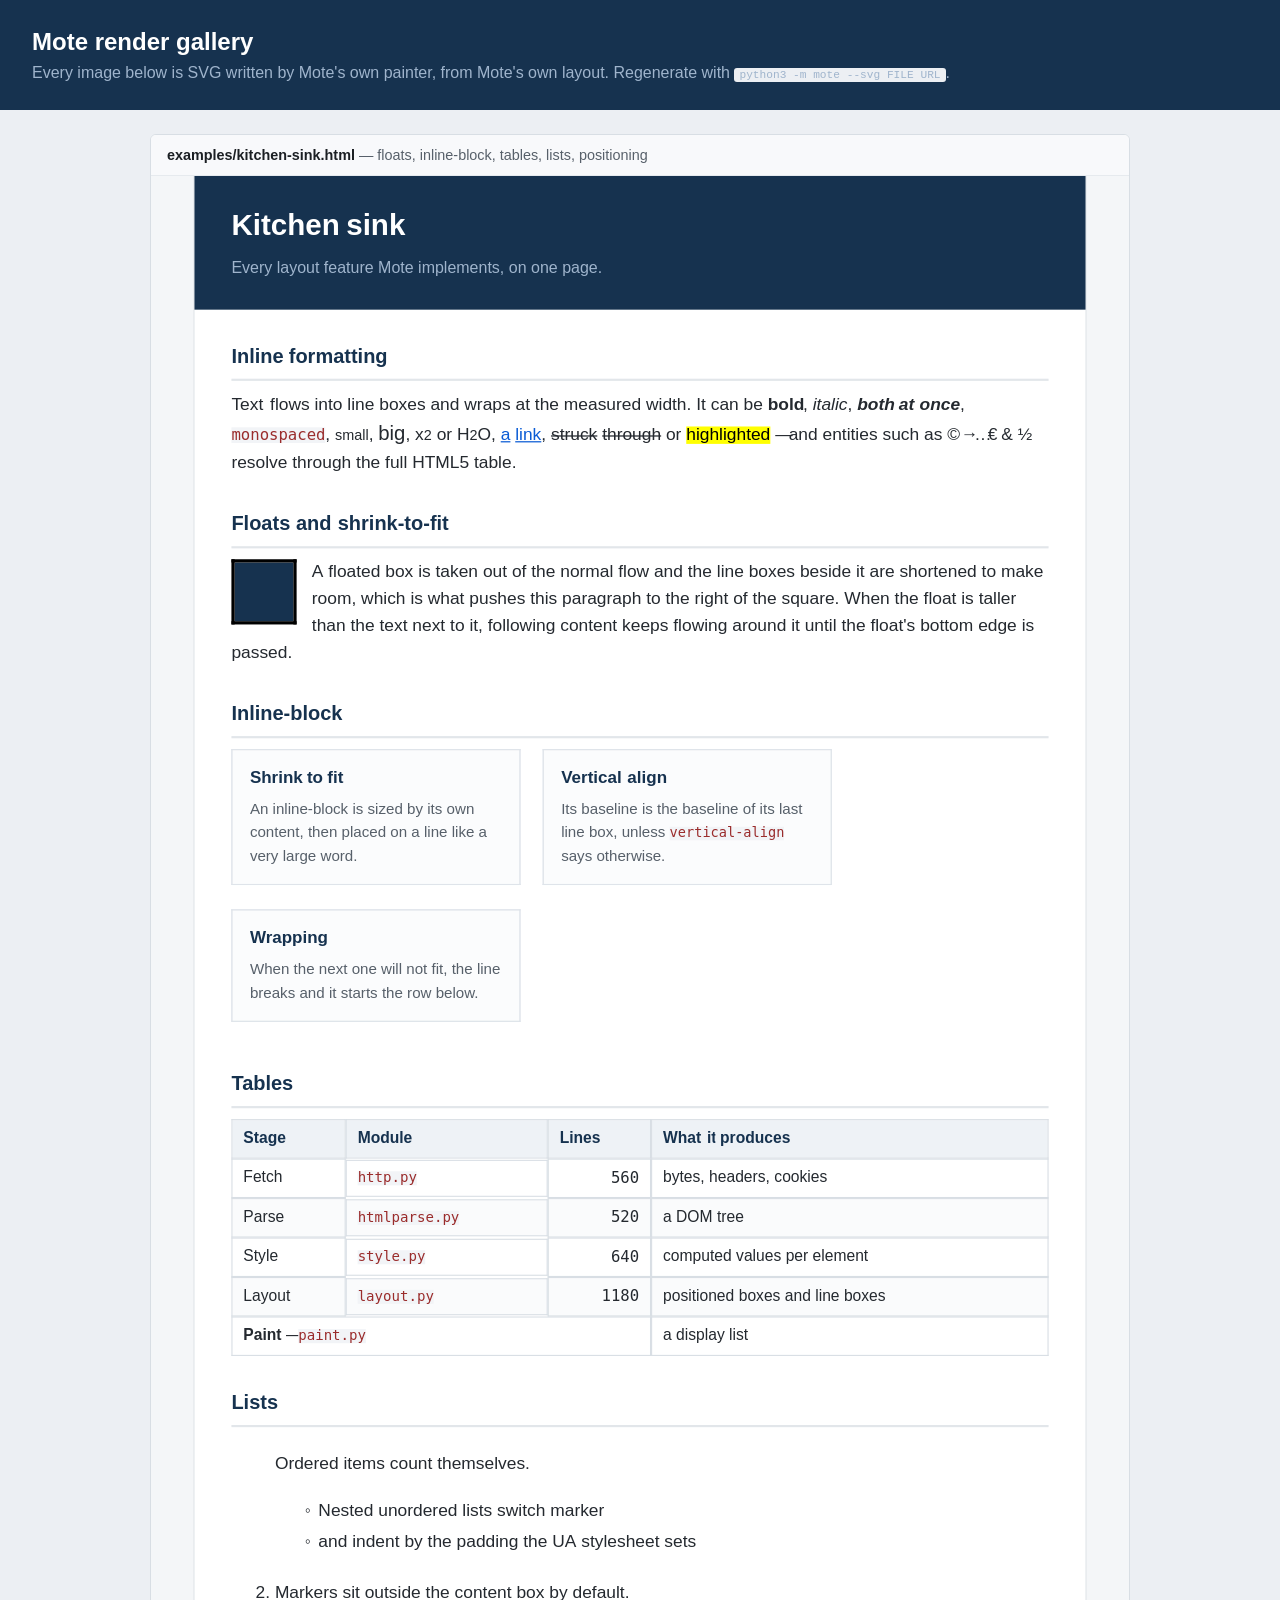
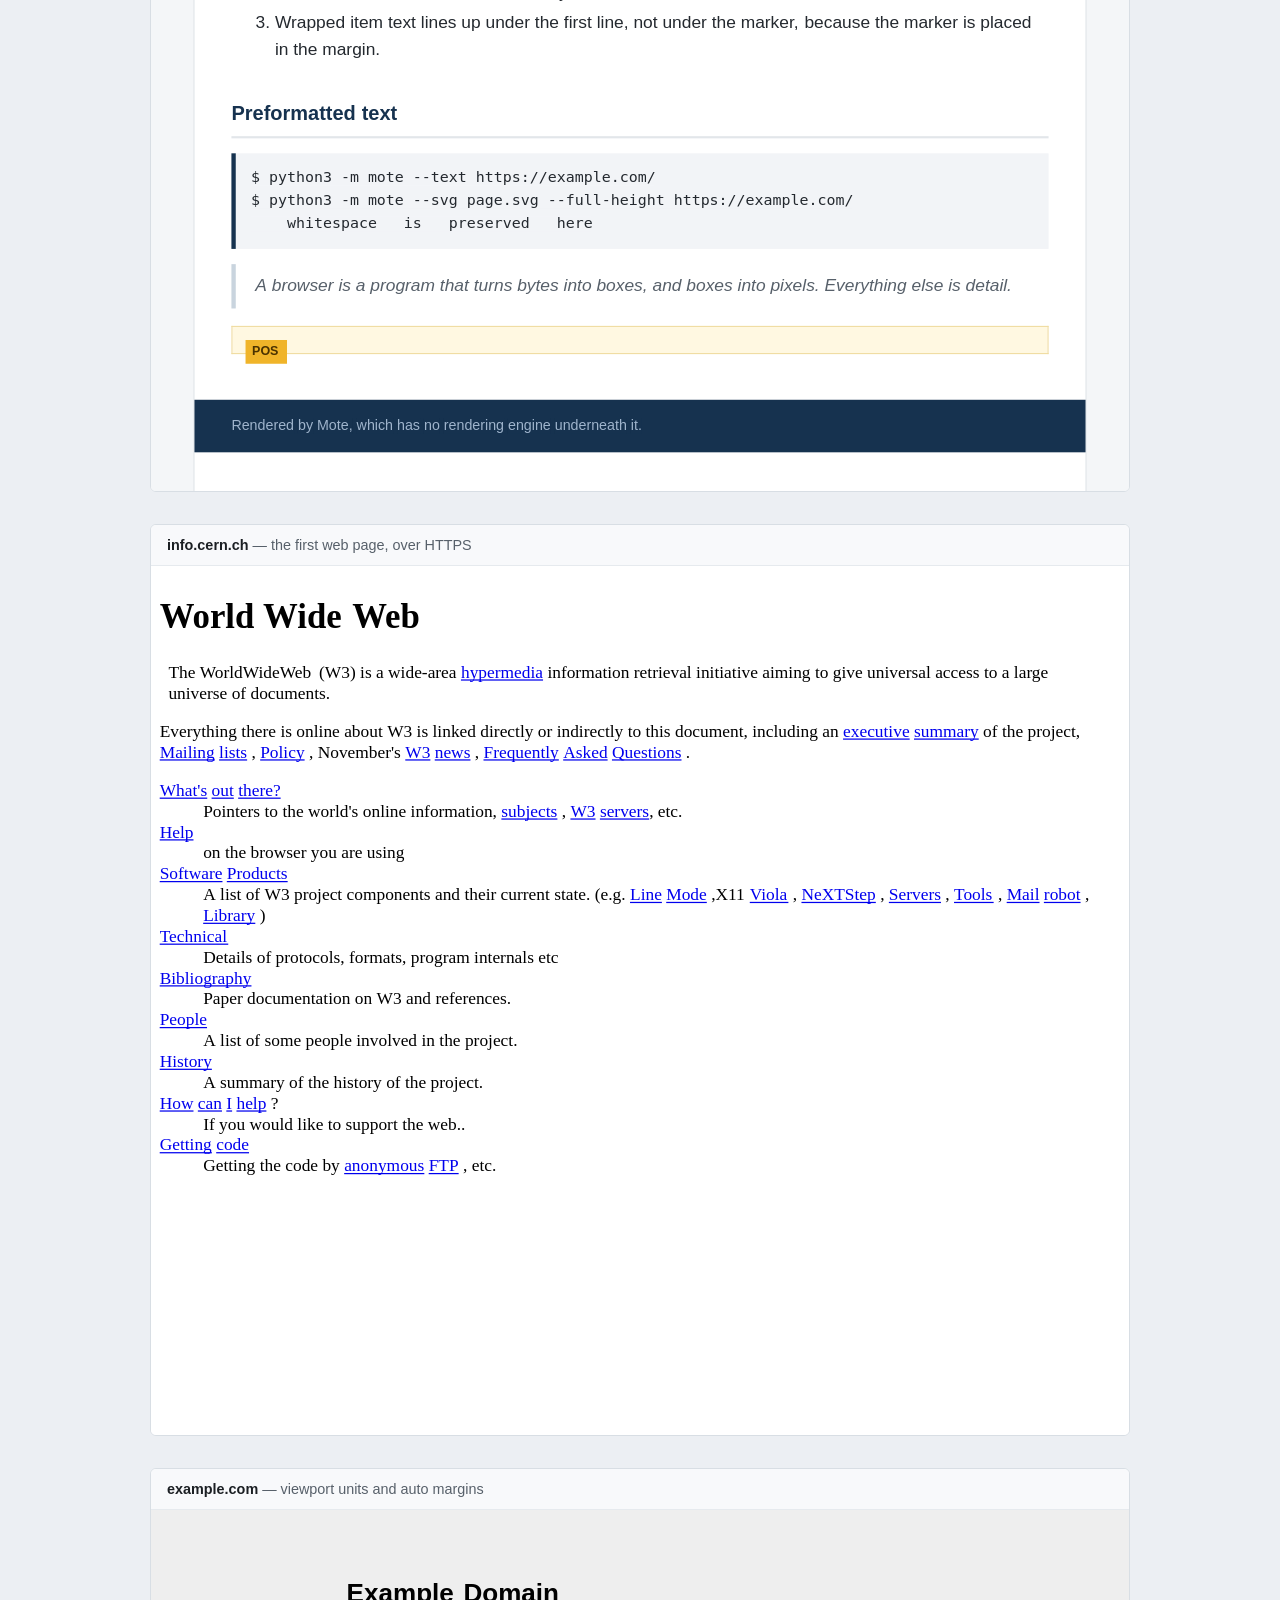
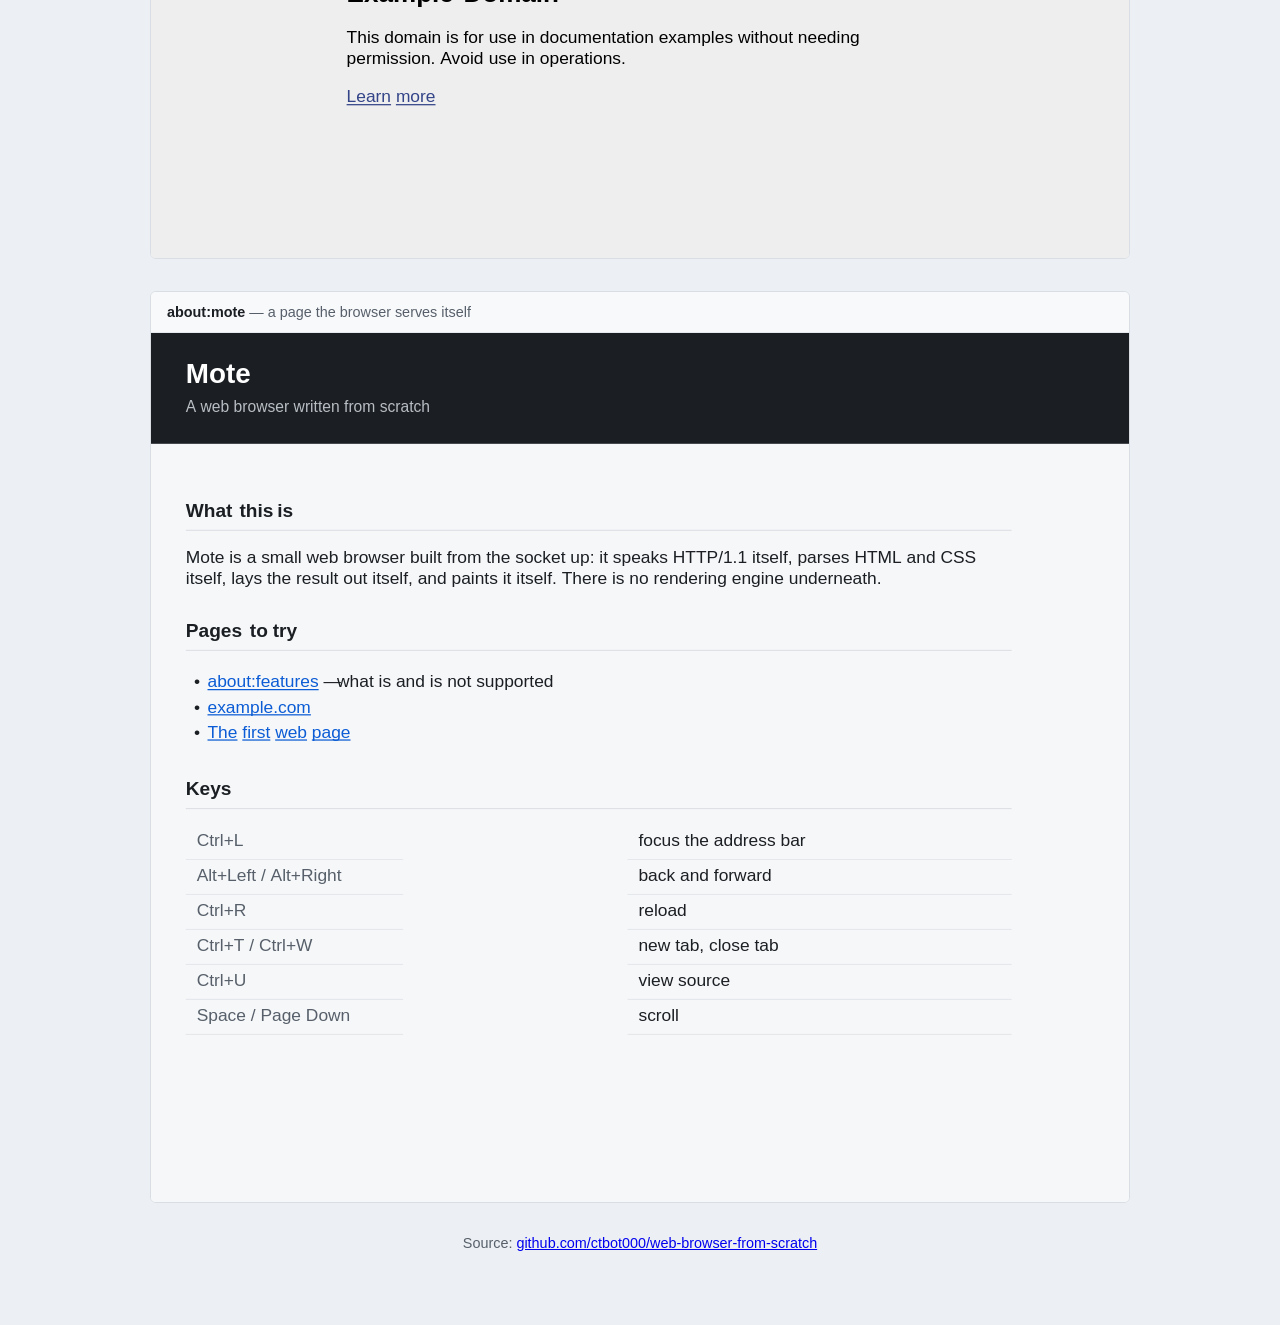
<file: docs/index.html>
<!doctype html>
<html lang="en">
<head>
<meta charset="utf-8">
<title>Mote — render gallery</title>
<style>
  body { font-family: -apple-system, BlinkMacSystemFont, "Segoe UI", sans-serif;
         margin: 0; background: #eceff3; color: #1b1f23 }
  header { background: #16324f; color: #fff; padding: 28px 32px }
  header h1 { margin: 0; font-size: 1.5rem }
  header p { margin: 8px 0 0; color: #9fb4cc }
  main { max-width: 980px; margin: 0 auto; padding: 24px 16px 60px }
  figure { margin: 0 0 32px; background: #fff; border: 1px solid #d8dee4;
           border-radius: 6px; overflow: hidden }
  figcaption { padding: 12px 16px; border-bottom: 1px solid #e6eaee;
               font-size: 0.9rem; color: #57606a; background: #f8f9fb }
  figcaption b { color: #1b1f23 }
  img { display: block; width: 100% }
  code { background: #eceff3; padding: 1px 5px; border-radius: 3px;
         font-size: 0.86em }
</style>
</head>
<body>
<header>
  <h1>Mote render gallery</h1>
  <p>Every image below is SVG written by Mote's own painter, from Mote's own
     layout. Regenerate with <code>python3 -m mote --svg FILE URL</code>.</p>
</header>
<main>
  <figure>
    <figcaption><b>examples/kitchen-sink.html</b> — floats, inline-block,
      tables, lists, positioning</figcaption>
    <img src="render-kitchen-sink.svg" alt="Kitchen sink page rendered by Mote">
  </figure>
  <figure>
    <figcaption><b>info.cern.ch</b> — the first web page, over HTTPS</figcaption>
    <img src="render-cern.svg" alt="The first web page rendered by Mote">
  </figure>
  <figure>
    <figcaption><b>example.com</b> — viewport units and auto margins</figcaption>
    <img src="render-example.svg" alt="example.com rendered by Mote">
  </figure>
  <figure>
    <figcaption><b>about:mote</b> — a page the browser serves itself</figcaption>
    <img src="render-about.svg" alt="about:mote rendered by Mote">
  </figure>
  <p style="text-align:center;color:#57606a;font-size:0.9rem">
    Source: <a href="https://github.com/ctbot000/web-browser-from-scratch"
    >github.com/ctbot000/web-browser-from-scratch</a></p>
</main>
</body>
</html>
</file>
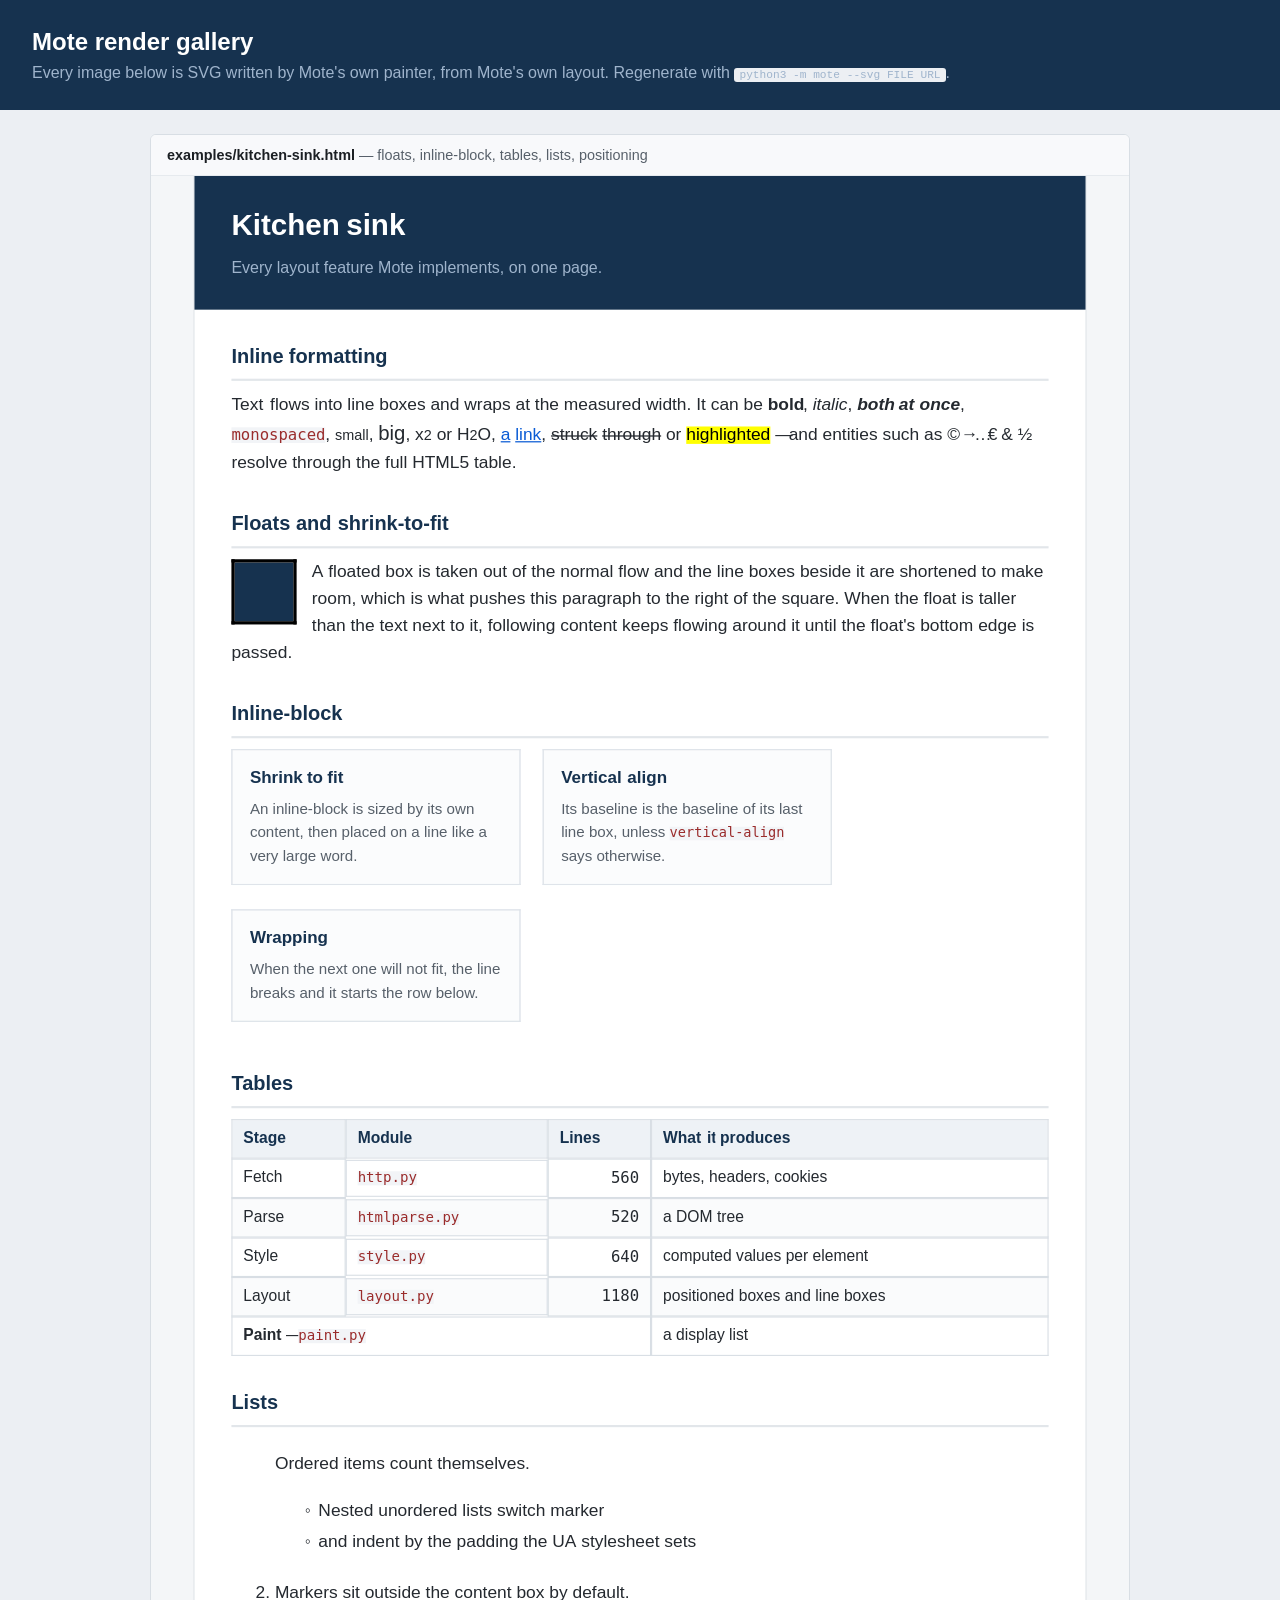
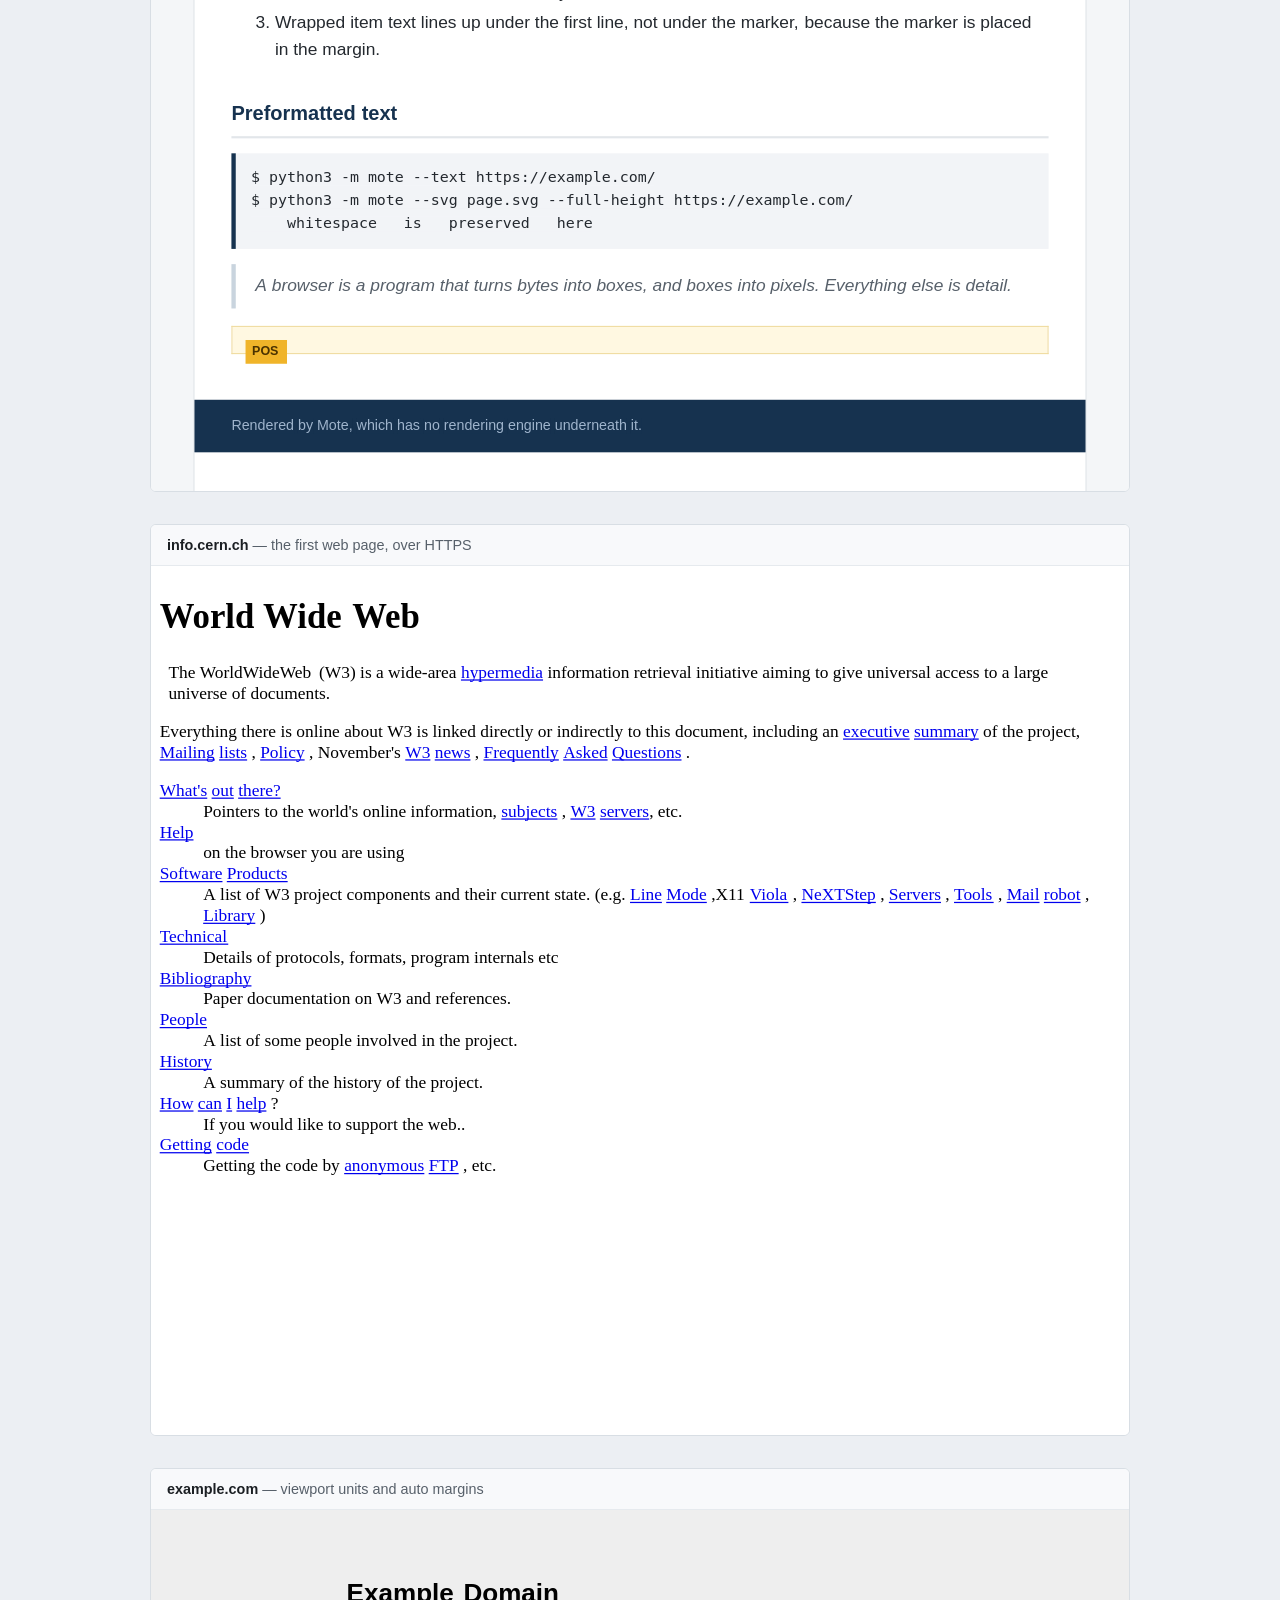
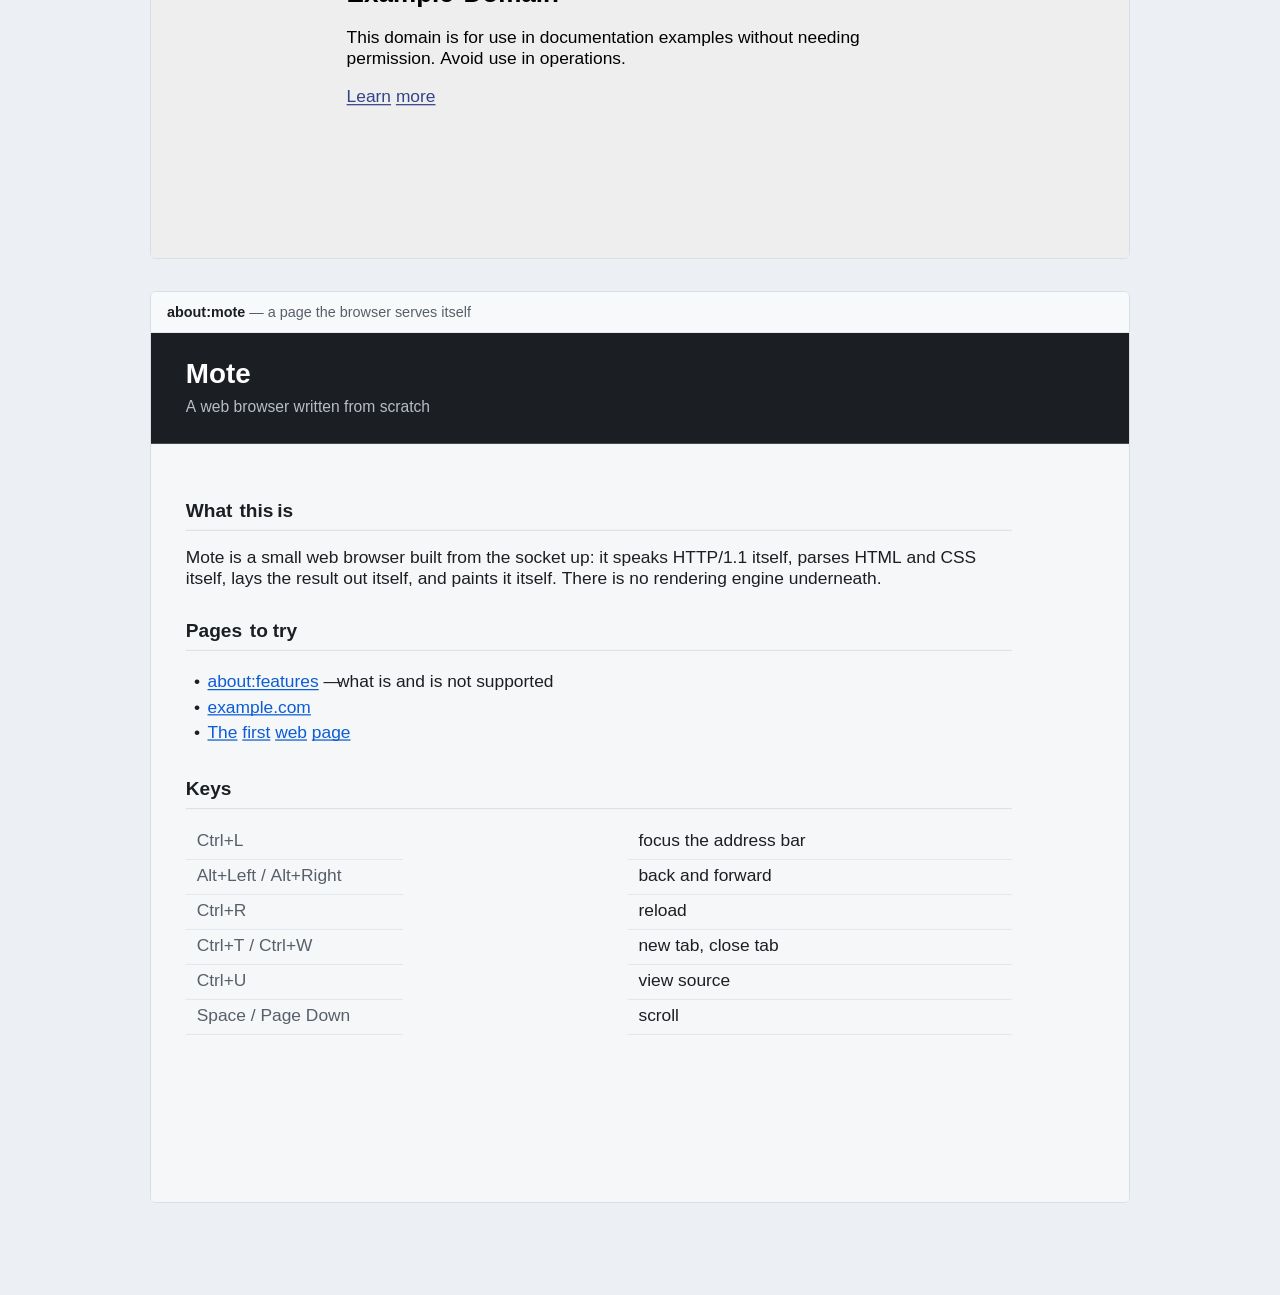
<file: docs/gallery.html>
<!doctype html>
<html lang="en">
<head>
<meta charset="utf-8">
<title>Mote — render gallery</title>
<style>
  body { font-family: -apple-system, BlinkMacSystemFont, "Segoe UI", sans-serif;
         margin: 0; background: #eceff3; color: #1b1f23 }
  header { background: #16324f; color: #fff; padding: 28px 32px }
  header h1 { margin: 0; font-size: 1.5rem }
  header p { margin: 8px 0 0; color: #9fb4cc }
  main { max-width: 980px; margin: 0 auto; padding: 24px 16px 60px }
  figure { margin: 0 0 32px; background: #fff; border: 1px solid #d8dee4;
           border-radius: 6px; overflow: hidden }
  figcaption { padding: 12px 16px; border-bottom: 1px solid #e6eaee;
               font-size: 0.9rem; color: #57606a; background: #f8f9fb }
  figcaption b { color: #1b1f23 }
  img { display: block; width: 100% }
  code { background: #eceff3; padding: 1px 5px; border-radius: 3px;
         font-size: 0.86em }
</style>
</head>
<body>
<header>
  <h1>Mote render gallery</h1>
  <p>Every image below is SVG written by Mote's own painter, from Mote's own
     layout. Regenerate with <code>python3 -m mote --svg FILE URL</code>.</p>
</header>
<main>
  <figure>
    <figcaption><b>examples/kitchen-sink.html</b> — floats, inline-block,
      tables, lists, positioning</figcaption>
    <img src="render-kitchen-sink.svg" alt="Kitchen sink page rendered by Mote">
  </figure>
  <figure>
    <figcaption><b>info.cern.ch</b> — the first web page, over HTTPS</figcaption>
    <img src="render-cern.svg" alt="The first web page rendered by Mote">
  </figure>
  <figure>
    <figcaption><b>example.com</b> — viewport units and auto margins</figcaption>
    <img src="render-example.svg" alt="example.com rendered by Mote">
  </figure>
  <figure>
    <figcaption><b>about:mote</b> — a page the browser serves itself</figcaption>
    <img src="render-about.svg" alt="about:mote rendered by Mote">
  </figure>
</main>
</body>
</html>
</file>
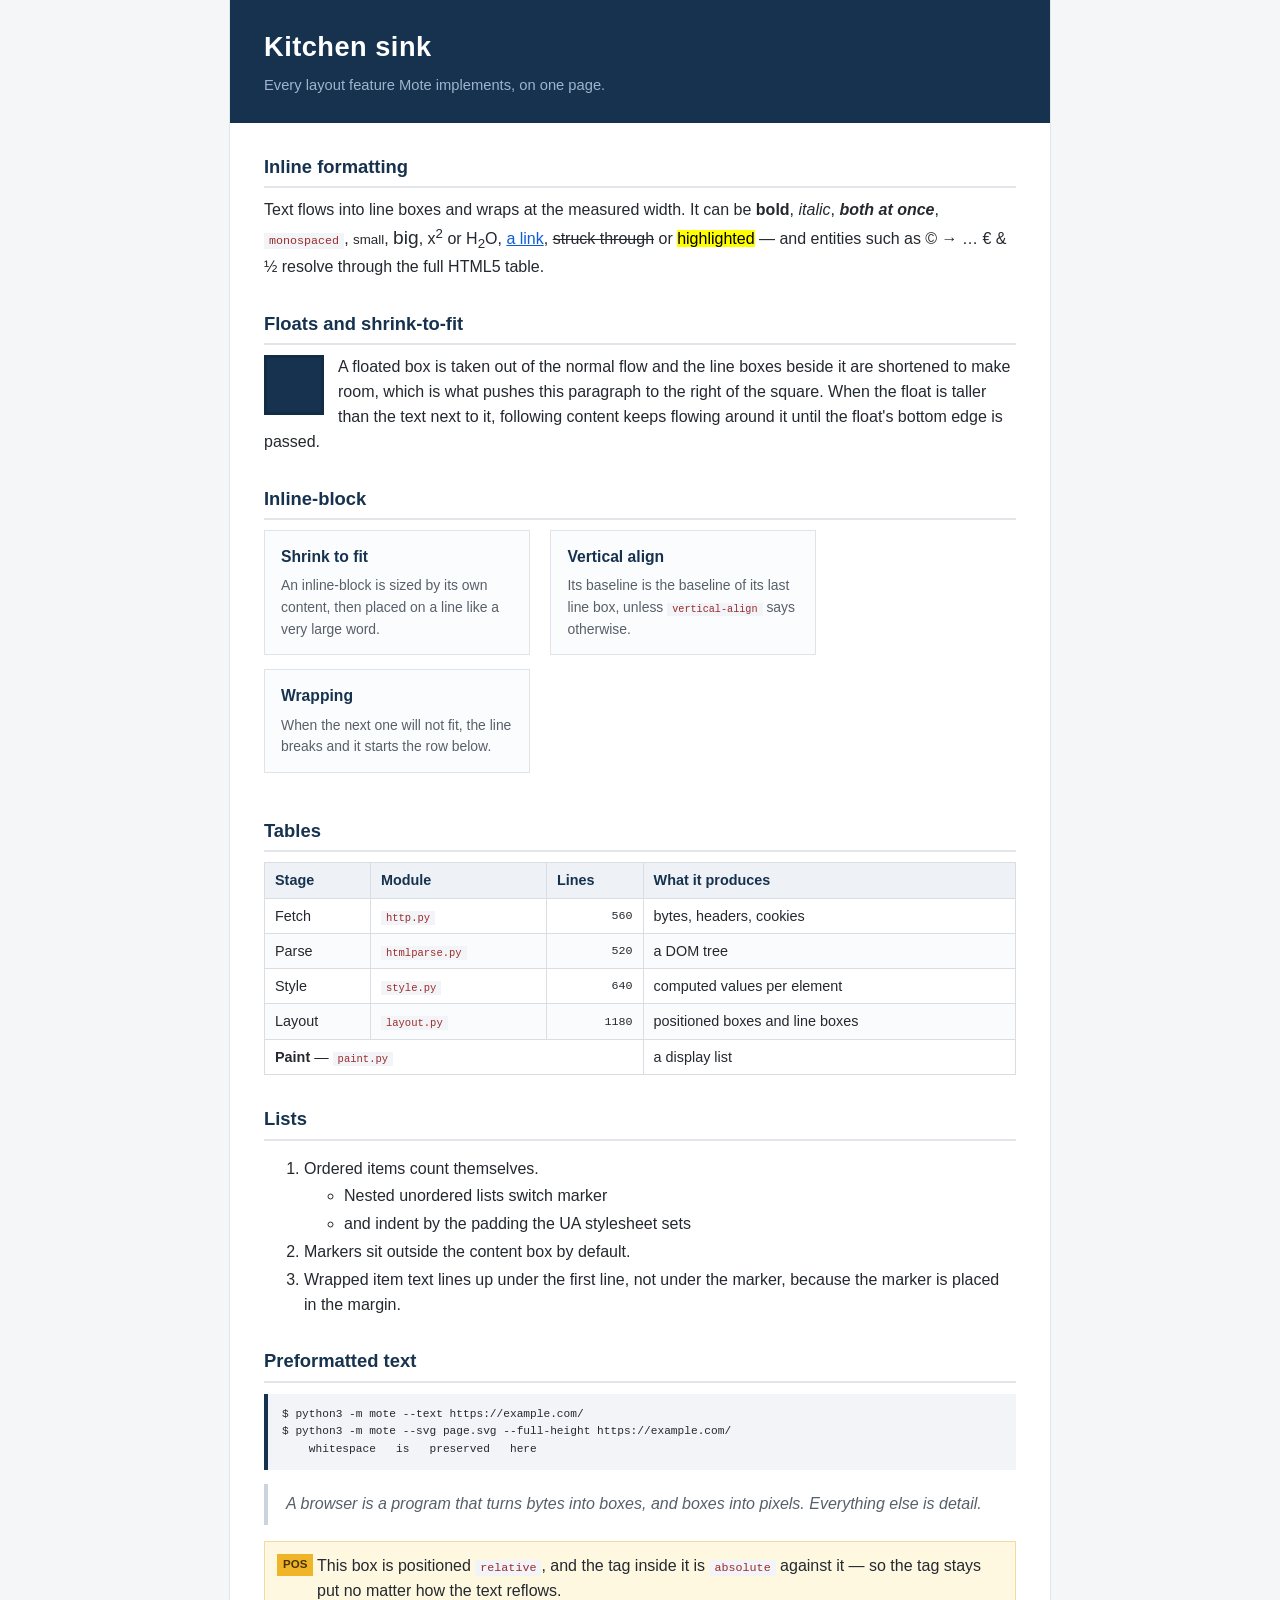
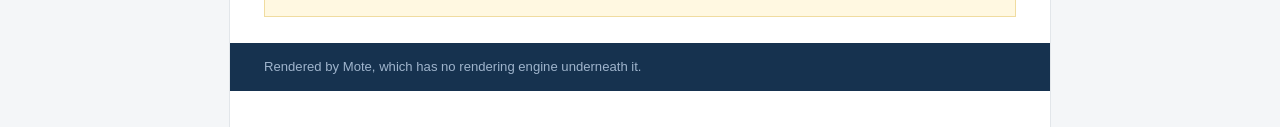
<file: examples/kitchen-sink.html>
<!doctype html>
<html lang="en">
<head>
<meta charset="utf-8">
<title>Mote &mdash; kitchen sink</title>
<style>
  body { font-family: Helvetica, sans-serif; color: #24292f; background: #f4f6f8;
         margin: 0; line-height: 1.55 }
  .page { width: 820px; margin: 0 auto; background: #ffffff; padding: 0 0 36px;
          border-left: 1px solid #e2e6ea; border-right: 1px solid #e2e6ea }
  header { background: #16324f; color: #ffffff; padding: 26px 34px }
  header h1 { margin: 0; font-size: 1.7em; letter-spacing: 0.5px }
  header p  { margin: 6px 0 0; color: #9fb4cc; font-size: 0.92em }
  section { padding: 0 34px }
  h2 { font-size: 1.15em; margin: 30px 0 10px; color: #16324f;
       border-bottom: 2px solid #e2e6ea; padding-bottom: 5px }
  p { margin: 0 0 12px }
  code, pre { font-family: monospace; background: #f2f4f7 }
  code { padding: 1px 5px; font-size: 0.9em; color: #9a2c2c }
  pre { padding: 12px 14px; border-left: 4px solid #16324f; font-size: 0.86em;
        overflow: auto }
  .cards { margin: 0 -8px }
  .card { display: inline-block; width: 232px; vertical-align: top;
          margin: 0 8px 14px; padding: 14px 16px; background: #fbfcfd;
          border: 1px solid #dfe4ea }
  .card h3 { margin: 0 0 6px; font-size: 0.98em; color: #16324f }
  .card p { margin: 0; font-size: 0.87em; color: #57606a }
  .swatch { float: left; width: 54px; height: 54px; margin: 0 14px 8px 0;
            border: 3px solid rgba(0, 0, 0, 0.12) }
  table { border-collapse: collapse; width: 100%; font-size: 0.9em }
  th, td { border: 1px solid #d8dee4; padding: 6px 10px; text-align: left }
  thead th { background: #eef2f6; color: #16324f }
  tbody tr:nth-child(even) td { background: #fafbfc }
  td.numeric { text-align: right; font-family: monospace }
  blockquote { margin: 14px 0; padding: 8px 18px; border-left: 4px solid #c9d4de;
               color: #57606a; font-style: italic }
  ol li { margin: 3px 0 } ul ul { margin: 2px 0 }
  .note { position: relative; background: #fff8e1; border: 1px solid #f0dca0;
          padding: 12px 14px 12px 52px; margin: 16px 0 }
  .tag { position: absolute; left: 12px; top: 12px; background: #f0b429;
         color: #4a3200; font-size: 0.72em; font-weight: bold; padding: 2px 6px }
  footer { margin-top: 26px; padding: 14px 34px; background: #16324f;
           color: #9fb4cc; font-size: 0.82em }
  a { color: #0b5cd5 }
  @media (max-width: 500px) { .page { width: auto } .card { width: auto } }
</style>
</head>
<body>
<div class="page">
  <header>
    <h1>Kitchen sink</h1>
    <p>Every layout feature Mote implements, on one page.</p>
  </header>

  <section>
    <h2>Inline formatting</h2>
    <p>Text flows into line boxes and wraps at the measured width. It can be
      <b>bold</b>, <i>italic</i>, <b><i>both at once</i></b>, <code>monospaced</code>,
      <small>small</small>, <big>big</big>, x<sup>2</sup> or H<sub>2</sub>O,
      <a href="https://example.com/">a link</a>, <s>struck through</s> or
      <mark>highlighted</mark> &mdash; and entities such as &copy; &rarr;
      &hellip; &euro; &amp; &frac12; resolve through the full HTML5 table.</p>

    <h2>Floats and shrink-to-fit</h2>
    <div class="swatch" style="background:#16324f"></div>
    <p>A floated box is taken out of the normal flow and the line boxes beside
      it are shortened to make room, which is what pushes this paragraph to the
      right of the square. When the float is taller than the text next to it,
      following content keeps flowing around it until the float's bottom edge
      is passed.</p>

    <h2>Inline-block</h2>
    <div class="cards">
      <div class="card"><h3>Shrink to fit</h3>
        <p>An inline-block is sized by its own content, then placed on a line
          like a very large word.</p></div>
      <div class="card"><h3>Vertical align</h3>
        <p>Its baseline is the baseline of its last line box, unless
          <code>vertical-align</code> says otherwise.</p></div>
      <div class="card"><h3>Wrapping</h3>
        <p>When the next one will not fit, the line breaks and it starts
          the row below.</p></div>
    </div>

    <h2>Tables</h2>
    <table>
      <thead><tr><th>Stage</th><th>Module</th><th class="numeric">Lines</th>
        <th>What it produces</th></tr></thead>
      <tbody>
        <tr><td>Fetch</td><td><code>http.py</code></td><td class="numeric">560</td>
            <td>bytes, headers, cookies</td></tr>
        <tr><td>Parse</td><td><code>htmlparse.py</code></td><td class="numeric">520</td>
            <td>a DOM tree</td></tr>
        <tr><td>Style</td><td><code>style.py</code></td><td class="numeric">640</td>
            <td>computed values per element</td></tr>
        <tr><td>Layout</td><td><code>layout.py</code></td><td class="numeric">1180</td>
            <td>positioned boxes and line boxes</td></tr>
        <tr><td colspan="3"><b>Paint</b> &mdash; <code>paint.py</code></td>
            <td>a display list</td></tr>
      </tbody>
    </table>

    <h2>Lists</h2>
    <ol>
      <li>Ordered items count themselves.
        <ul><li>Nested unordered lists switch marker</li>
            <li>and indent by the padding the UA stylesheet sets</li></ul></li>
      <li>Markers sit outside the content box by default.</li>
      <li>Wrapped item text lines up under the first line, not under the
        marker, because the marker is placed in the margin.</li>
    </ol>

    <h2>Preformatted text</h2>
<pre>$ python3 -m mote --text https://example.com/
$ python3 -m mote --svg page.svg --full-height https://example.com/
    whitespace   is   preserved   here</pre>

    <blockquote>A browser is a program that turns bytes into boxes, and boxes
      into pixels. Everything else is detail.</blockquote>

    <div class="note"><span class="tag">POS</span>
      This box is positioned <code>relative</code>, and the tag inside it is
      <code>absolute</code> against it &mdash; so the tag stays put no matter
      how the text reflows.</div>
  </section>
  <footer>Rendered by Mote, which has no rendering engine underneath it.</footer>
</div>
</body>
</html>
</file>
